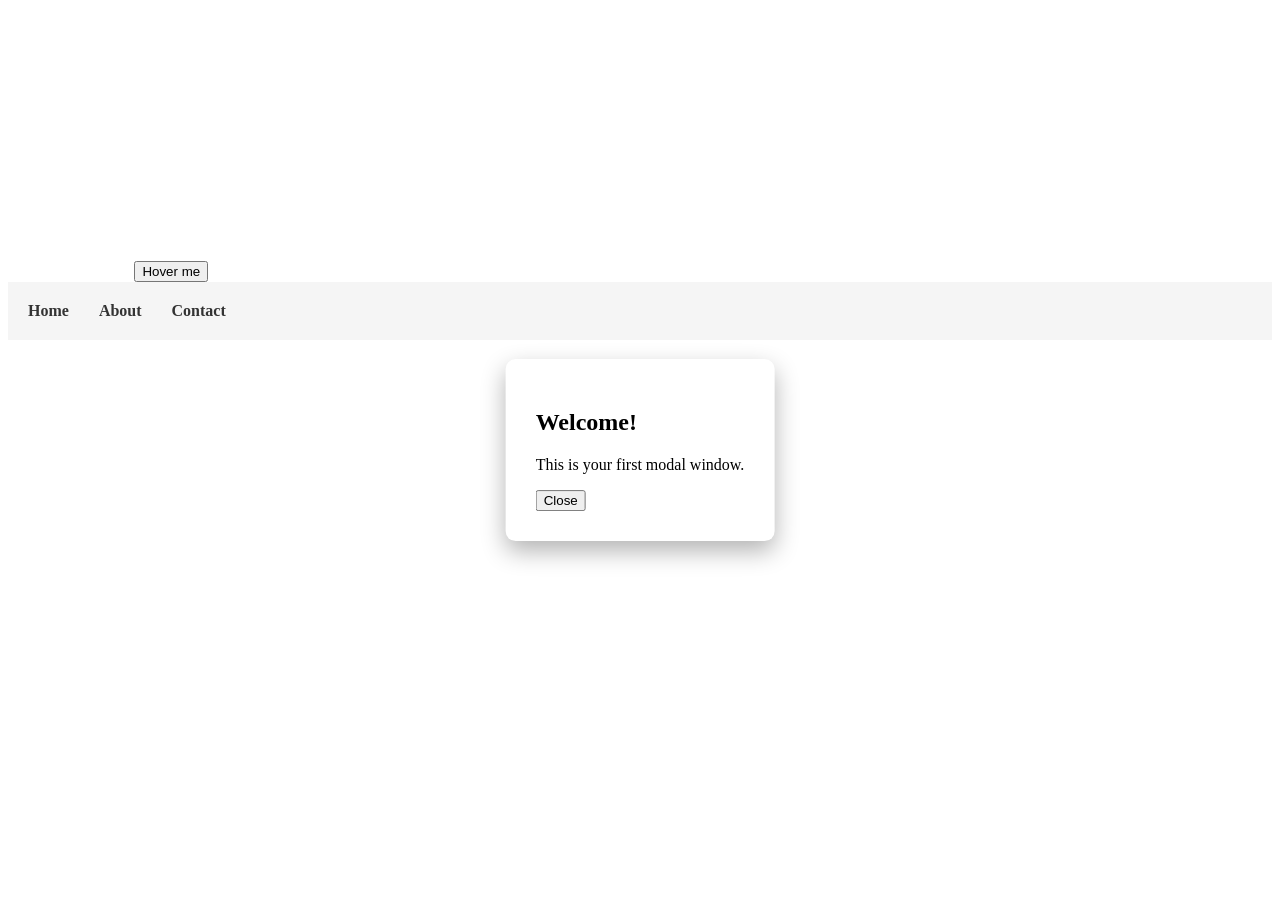
<file: Building UI Components/index.html>
<!DOCTYPE html>
<html lang="en">
<head>
    <meta charset="UTF-8">
    <title>Modal</title>
    <link rel="stylesheet" href="styles.css">
</head>

<div class="modal">
    <h2>Welcome!</h2>
    <p>This is your first modal window.</p>
    <button>Close</button>
</div>

<div class="tooltip-container">
    <button>Hover me</button>
    <span class="tooltip">I'm a tooltip!</span>
</div>

<nav class="menu">
    <a href="#">Home</a>
    <a href="#">About</a>
    <a href="#">Contact</a>
</nav>
</html>
</file>
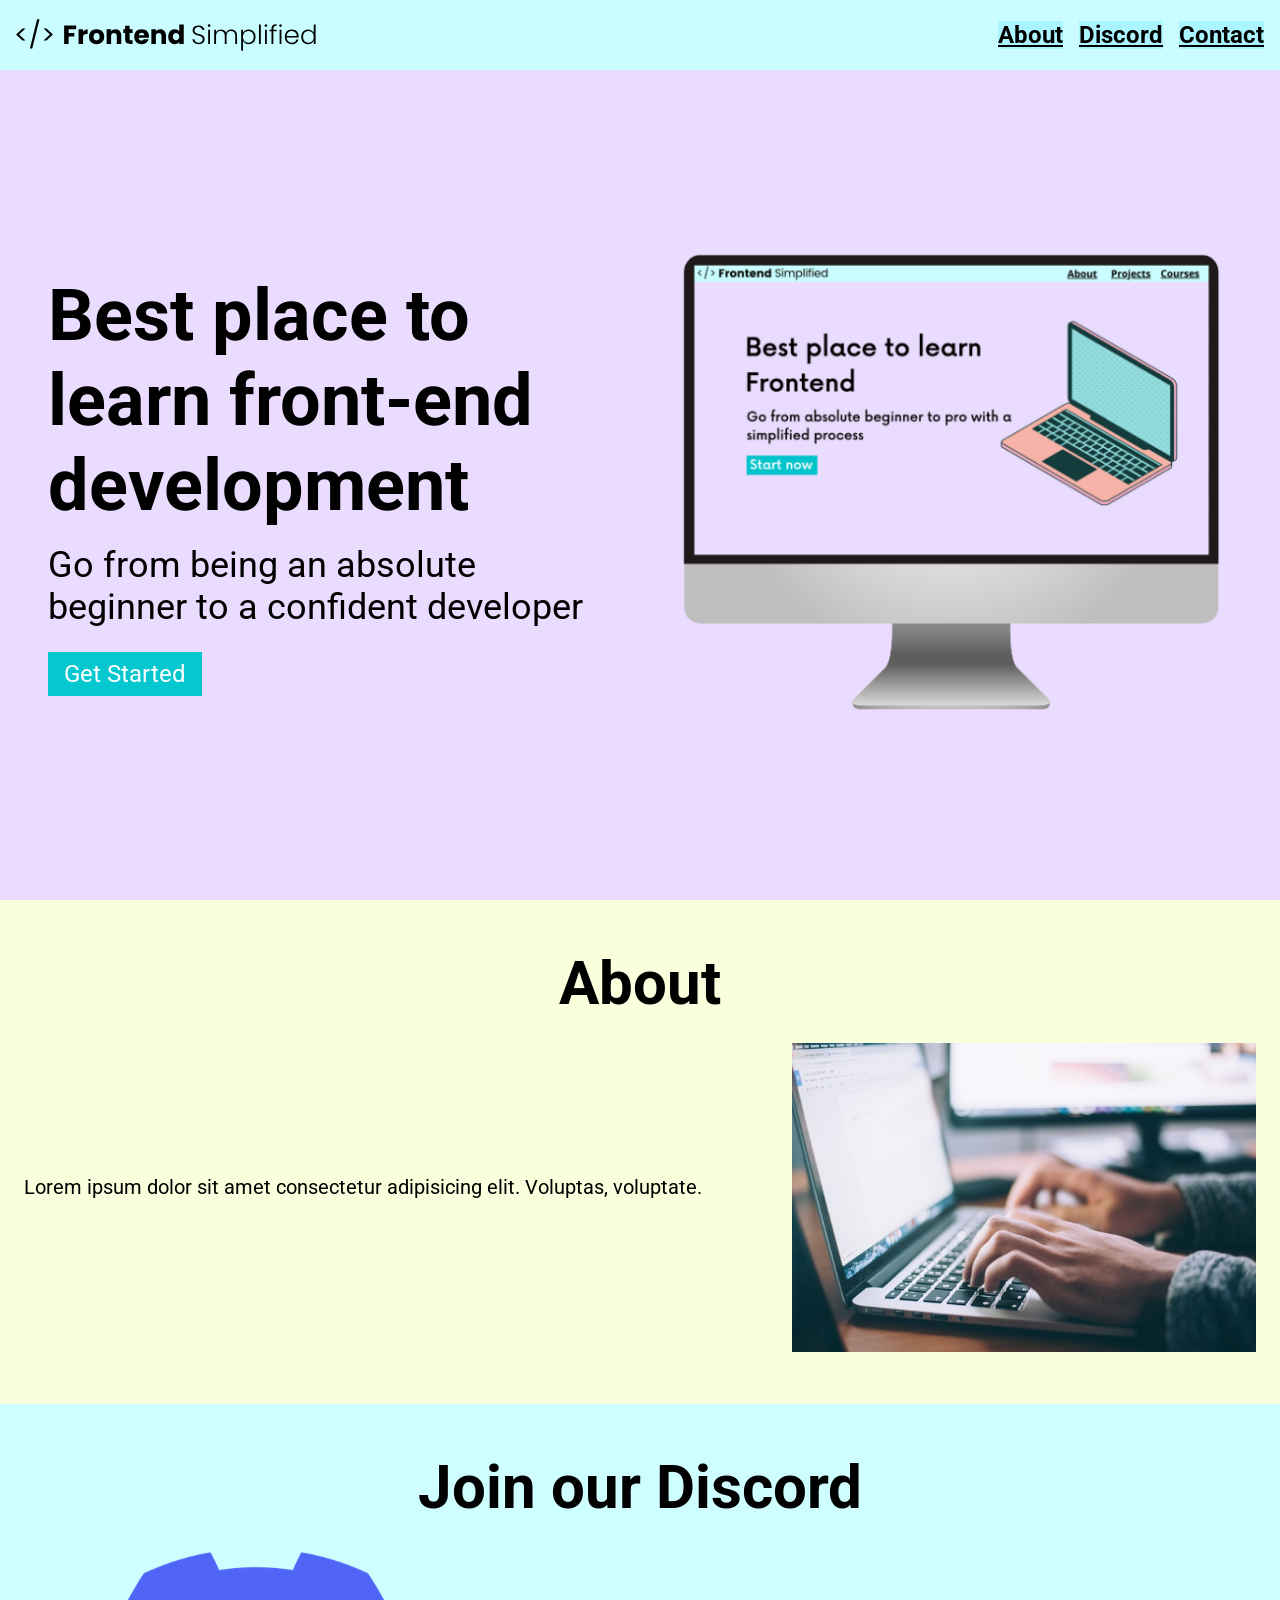
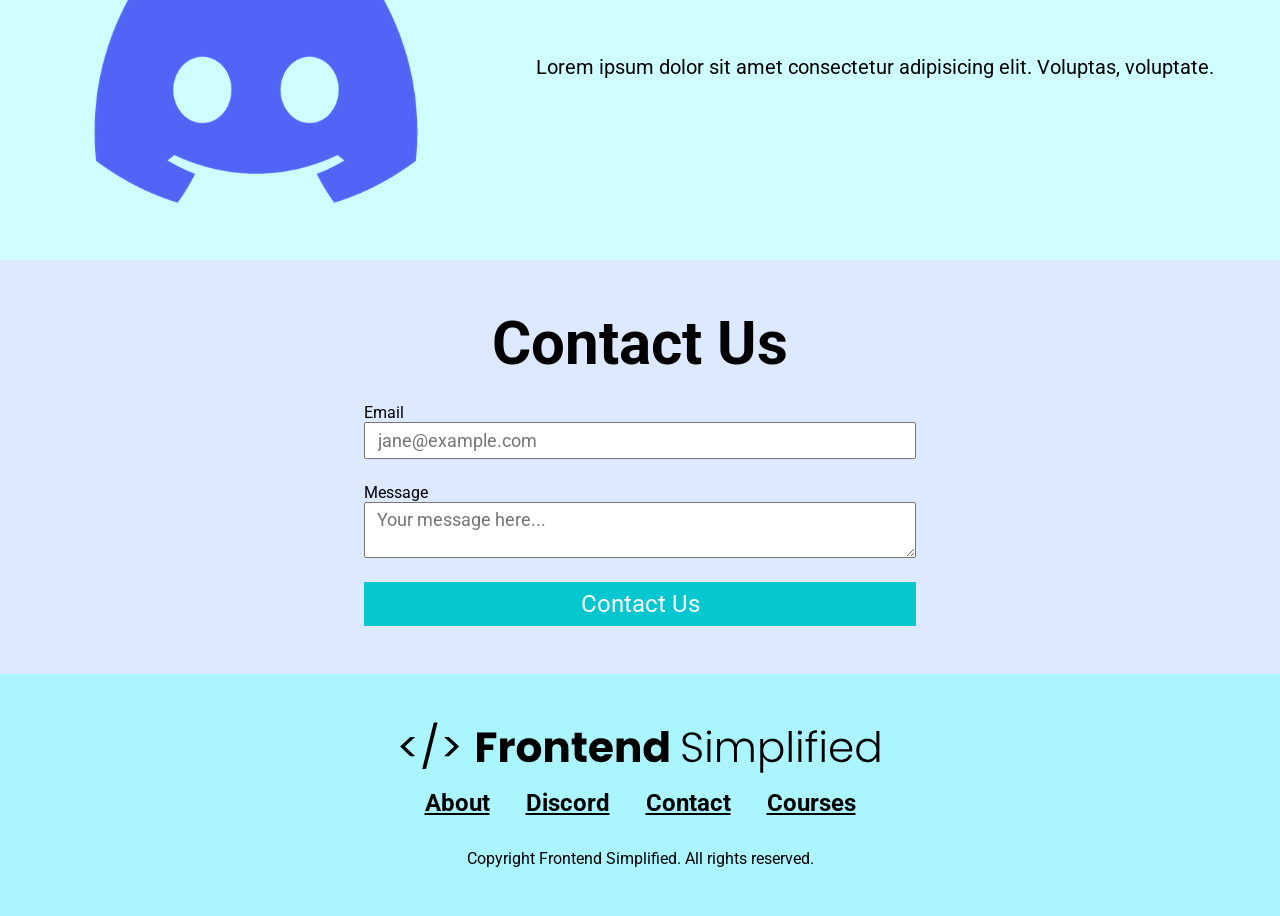
<file: HTML Tutorial/index.html>
<!doctype html>
<html lang="en">
  <head>
    <meta charset="UTF-8" />
    <meta name="viewport" content="width=device-width, initial-scale=1.0" />
    <title>Document</title>
    <link rel="stylesheet" href="styles.css" />
  </head>

  <body>
    <nav>
      <img src="HTML Practise Assets/FES.svg" class="logo" alt="FES Logo" />
      <ul>
        <li><a href="#about">About</a></li>
        <li><a href="#discord">Discord</a></li>
        <li><a href="#contact">Contact</a></li>
      </ul>
    </nav>

    <header>
      <div class="row">
        <div class="home__description">
          <h1>Best place to learn front-end development</h1>
          <p class="subheader">
            Go from being an absolute beginner to a confident developer
          </p>
          <button class="home__description--button">Get Started</button>
        </div>
        <figure class="home__image--wrapper">
          <img src="./HTML Practise Assets/laptop.png" alt="Laptop" />
        </figure>
      </div>
    </header>

    <main>
      <section id="about">
        <h2>About</h2>
        <div class="row">
          <div class="section__description">
            <div class="section__description--wrapper">
              <p class="section__description--para">
                Lorem ipsum dolor sit amet consectetur adipisicing elit.
                Voluptas, voluptate.
              </p>
            </div>

            <figure class="about__image--wrapper">
              <img src="./HTML Practise Assets/about.jpg" alt="About Image" />
            </figure>
          </div>
        </div>
      </section>

      <section id="discord">
        <h2>Join our Discord</h2>
        <div class="row">
          <div class="section__description">
            <figure class="about__image--wrapper">
              <img src="./HTML Practise Assets/discord.png" alt="Discord" />
            </figure>
            <div class="section__description--wrapper">
              <p class="section__description--para">
                Lorem ipsum dolor sit amet consectetur adipisicing elit.
                Voluptas, voluptate.
              </p>
            </div>
          </div>
        </div>
      </section>

      <section id="contact">
        <h2>Contact Us</h2>
        <form action="">
          <span>Email</span>
          <input type="email" placeholder="jane@example.com" />
          <span>Message</span>
          <textarea type="text" placeholder="Your message here..."></textarea>
          <button type="submit">Contact Us</button>
        </form>
      </section>
    </main>

    <footer>
      <img
        class="footer__logo"
        src="./HTML Practise Assets/FES.svg"
        alt="FES Logo"
      />
      <div class="footer__links">
        <a class="footer__link" href="#about">About</a>
        <a class="footer__link" href="#discord">Discord</a>
        <a class="footer__link" href="#contact">Contact</a>
        <a class="footer__link" href="">Courses</a>
      </div>
      <p>Copyright Frontend Simplified. All rights reserved.</p>
    </footer>
  </body>
</html>
</file>
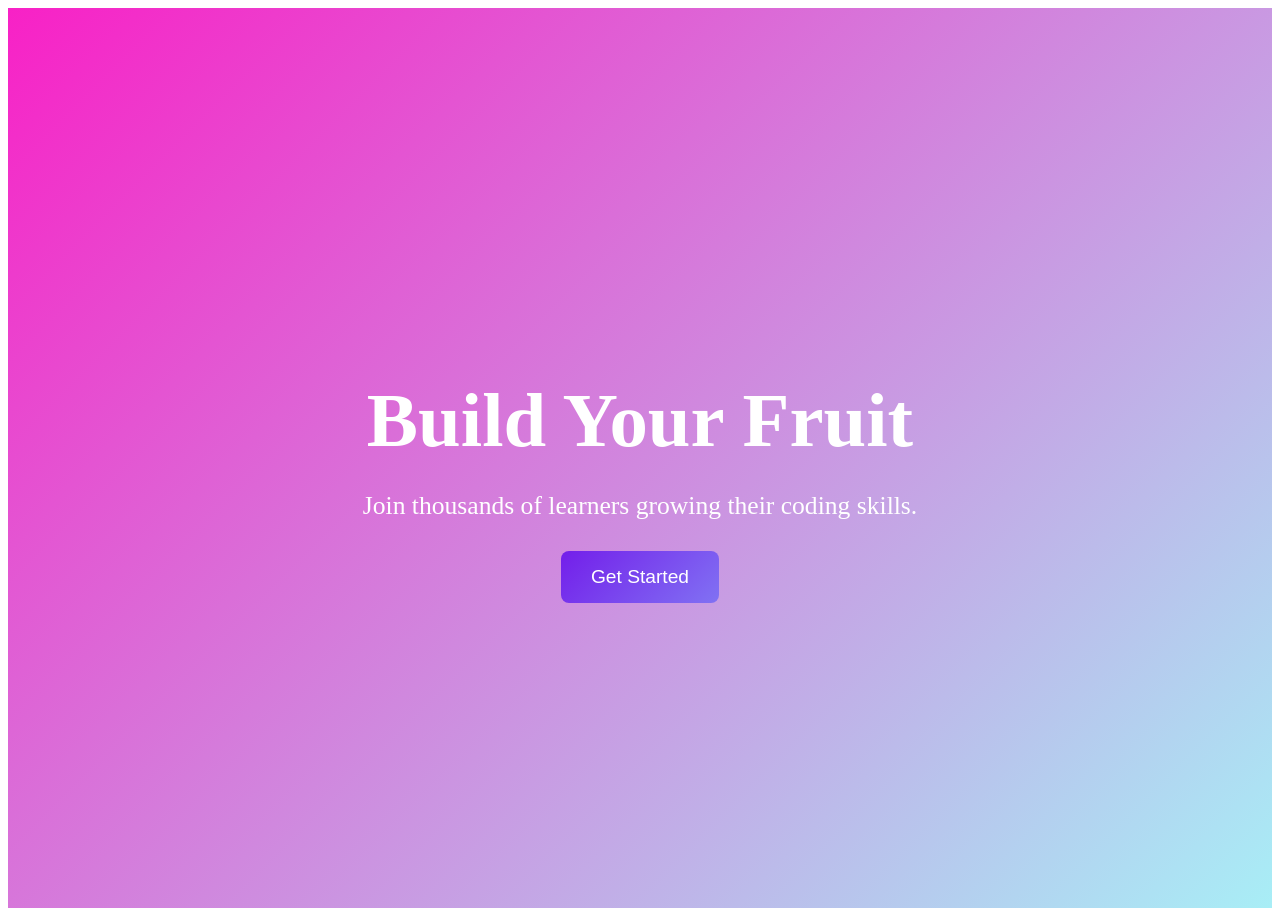
<file: Responsive Banner/index.html>
<!DOCTYPE html>
<html lang="en">
<head>
    <meta charset="UTF-8">
    <title>Responsive Banner</title>
    <link rel="stylesheet" href="styles.css">
</head>

</html>

<section class="banner">
    <div class="banner__content">
        <h1>Build Your Fruit</h1>
        <p>Join thousands of learners growing their coding skills.</p>
        <button>Get Started</button>
    </div>
</section>
</file>
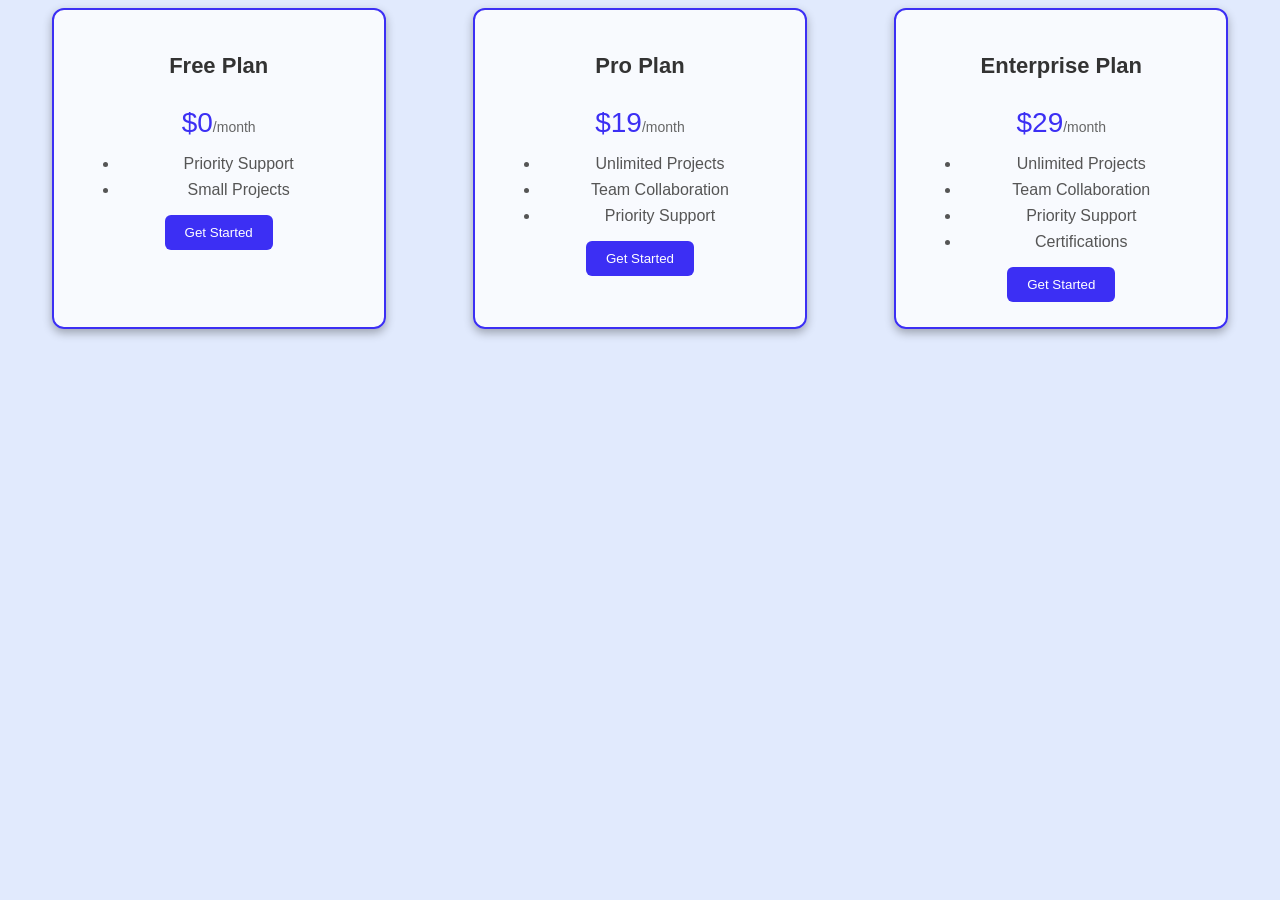
<file: Styled Component/index.html>
<!DOCTYPE html>
<html lang="en">
<head>
    <meta charset="UTF-8">
    <title>Price Plan Style Cards</title>
    <link rel="stylesheet" href="styles.css">
</head>

<div class="plan plan--highlighted">
    <h2 class="plan__title">Free Plan</h2>
    <p class="plan__price">$0<span>/month</span></p>

    <ul class="plan__features">
        <li class="plan__feature">Priority Support</li>
        <li class="plan__feature">Small Projects</li>
    </ul>

    <button class="plan__button">Get Started</button>
</div>

<div class="plan plan--highlighted">
    <h2 class="plan__title">Pro Plan</h2>
    <p class="plan__price">$19<span>/month</span></p>

    <ul class="plan__features">
        <li class="plan__feature">Unlimited Projects</li>
        <li class="plan__feature">Team Collaboration</li>
        <li class="plan__feature">Priority Support</li>
    </ul>

    <button class="plan__button">Get Started</button>
</div>

<div class="plan plan--highlighted">
    <h2 class="plan__title">Enterprise Plan</h2>
    <p class="plan__price">$29<span>/month</span></p>

    <ul class="plan__features">
        <li class="plan__feature">Unlimited Projects</li>
        <li class="plan__feature">Team Collaboration</li>
        <li class="plan__feature">Priority Support</li>
        <li class="plan__feature">Certifications</li>
    </ul>

    <button class="plan__button">Get Started</button>
</div>
</file>
<file: Building UI Components/styles.css>
.modal{
    position:fixed;
    top: 50%;
    left: 50%;
    transform: translate(-50%, -50%);
    background: white;
    padding: 30px;
    border-radius: 10px;
    box-shadow: 0 10px 25px rgba(0, 0, 0, 0.3);
    z-index: 1000;
}

.tooltip-container {
    position: relative;
    display: inline-block;
    margin-top: 20%;
    margin-left: 10%;
}

.tooltip {
    position: absolute;
    bottom: 130%;
    left: 50%;
    transform: translateX(-50%);
    background-color: black;
    color: white;
    padding: 6px 10px;
    border-radius: 6px;
    font-size: 13px;
    opacity: 0;
    pointer-events: none;
    transition: opacity 0.3s ease;
}

.tooltip-container:hover .tooltip {
    opacity: 1;
}


.menu {
    display: flex;
    justify-content: flex-start;
    gap: 30px;
    background: #f5f5f5;
    padding: 20px;
}

.menu a {
    position: relative;
    text-decoration: none;
    color: #333;
    font-weight: 600;
}

.menu a::after {
    content: "";
    position: absolute;
    left: 0;
    bottom: -5px;
    width: 0%;
    height: 2px;
    background: #333;
    transition: width 0.3s ease;
}

.menu a:hover::after {
    width: 100%;
}
</file>
<file: HTML Tutorial/styles.css>
@import url('https://fonts.googleapis.com/css2?family=Roboto:wght@400;500;700&display=swap');
* {
    margin: 0;
    padding: 0;
    box-sizing: border-box;
    font-family: "Roboto", serif;
}

nav {
    height: 70px;
    display: flex;
    justify-content: space-between;
    align-items: center;
    padding: 0 16px;
    background-color: #cafdff;
}

header {
    background-color: #eadcff;
    height: calc(100vh - 70px);
    padding: 24px;
    display: flex;
    align-items: center;
    justify-content: center;
}

.home__description {
    width: 50%;
    padding: 0 24px;
}

.home__image--wrapper {
    width: 50%;
    padding: 0 24px;
}

h1 {
    font-size: 72px;
}

.subheader {
    font-size: 36px;
    margin: 16px 0 24px 0;
}

button {
    background-color: #05c7cf;
    color: white;
    border: none;
    padding: 8px 16px;
    font-size: 24px;
    cursor: pointer;
}

a {
    color: black;
    font-size: 24px;
    font-weight: 700;
    background-color: #aaf5ff;
}

.logo {
    width: 300px;
}

ul {
    display: flex;
}

li {
    list-style-type: none;
    padding-left: 16px;
}

.row {
    width: 100%;
    max-width: 1300px;
    margin: 0 auto;
    display: flex;
    align-items: center;
    justify-content: center;
}

#about, #discord, #contact, footer{
    padding: 48px 0;

}

/*About Section*/


#about {    background-color: #f8ffdc;}
h2 {
   font-size: 60px;
   text-align: center;
   margin-bottom: 24px;

}

.section__description {
    display: flex;
    justify-content: center;
    align-items: center;
}

.about__image--wrapper {
    width: 40%;
    padding: 0 24px;
}

img {
    width: 100%;
}

.section__description--wrapper{
    width: 60%;
    padding: 0 24px;

}

.section__description--para {
    font-size: 20px;
    line-height: 1.5;
    margin-bottom: 24px;

}

/*Discord Section*/

#discord {
    background-color: #cefeff;
}

/*Contact Section*/

#contact {
    background-color: #dce9ff;

}

form {
    width: 100%;
    max-width: 600px;
    display: flex;
    flex-direction: column;
    margin: 0 auto;
    padding: 0 24px;
}

input, textarea {
    margin-bottom: 24px;
    font-size: 18px;
    padding: 6px 12px;
}

/*Footer Section*/

footer {
 background-color: #aaf5ff;  
 display: flex;
 flex-direction: column; 
 align-items: center;
}

.footer__logo {
    max-width: 480px;
    margin-bottom: 16px;
}

.footer__links {
    margin-bottom: 32px;
}

.footer__link {
    padding: 0 16px;
}
/* SMALL PHONES, TABLETS, AND LARGE SMARTPHONES */

@media (max-width: 728px) {
    .row {
        flex-direction: column;
    }

    .home__description {
        margin-bottom: 24px;
        display: flex;
        flex-direction: column;
        align-items: center;
        width: 100%;
    }

    .home__description--button {
        max-width: 240px;;
    }

    .home__image--wrapper {
        width: 100%;
        padding: 0 24px;
    }

    h1 {
        text-align: center;
        font-size: 40px;
    }

    .subheader {
        text-align: center;
        font-size: 18px;
    }

    ul {
        display: none;
    }

    .section__description {
        flex-direction: column;
    }

    .section__description--wrapper {
        width: 100%;
    }

    .about__image--wrapper {
        width: 100%;;
    }

    #discord .section__description {
        flex-direction: column-reverse
    }

    .logo {
        width: 160px;
    }

    footer {
        padding: 48px 24px;
    }

    .footer__logo {
        max-width: 360px;
    }
    .footer__link {
        padding: 0 4px;
        font-size: 18px;
    }

    .footer__links {
        margin-bottom: 16px;
    }
}
</file>
<file: Responsive Banner/styles.css>
/* Banner layout */
.banner {
    display: flex;
    justify-content: center;
    align-items: center;
    height: 100vh;
    background: linear-gradient(135deg, #f821c6, #a8eef6);
    color: white;
    text-align: center;
    animation: fadeUp 1s ease-out;
}

/* Banner Content */
.banner__content {
    max-width: 600px;
    padding: 0 5vw;
}

/*Text Styling */
.banner h1 {
    font-size: 6vw;
    margin-bottom: 20px;
}

.banner p {
    font-size: 2vw;
    margin-bottom: 30px;

}

/* Button */
.banner button {
    background: linear-gradient(135deg, #731eea, #8ec5fc);
    color: white;
    border: none;
    padding: 15px 30px;
    font-size: 1.2rem;
    border-radius: 8px;
    cursor: pointer;
    transition: transform 0.3s ease, background-color 0.3s ease;
    background-size: 200% 200%;
}

.banner button:hover {
    background-position: right center;
    /*background-color: #f2f2f2;*/
    transform: scale(1.05);
}

/* Animation */
@keyframes fadeUp {
    from {
        opacity: 0;
        transform: translateY(30px);
    }
    to {
        opacity: 1;
        transform: translateY(0);
    }
}
fadeOut {
    from {
        opacity: 1;
    }
    to {
        opacity: 0;
    }
}
.banner.fade-out {
    animation: fadeOut 0.5s forwards;
}


/* Responsive design */
@media (max-width: 768px) {
    .banner h1 {
        font-size: 8vw;
    }

    .banner p {
        font-size: 4vw;
    }

    .banner button {
        padding: 12px 24px;
        font-size: 1rem;
    }
}

@media (max-width: 480px) {
    .banner {
        flex-direction: column;
        padding: 10vh 5vh;
    }

    .banner h1 {
        font-size: 10vw;
    }

    .banner p {
        font-size: 5vw;
    }
}
</file>
<file: Styled Component/styles.css>
body {
    font-family: 'Segoe UI', sans-serif;
    background-color: #e1eafd;
    text-align: center;
    padding: px;
    display: flex;
}

.plan {
    background-color: rgba(255, 255, 255, 0.78);
    width: 280px;
    margin: 0 auto;
    padding: 25px;
    border-radius: 12px;
    box-shadow: 0 4px 10px rgba(0,0,0,0.3);
    transition: transform 0.3s ease;
}

.plan:hover {
    transform: scale(1.05);
}

.plan--highlighted {
    border: 2px solid #3c2ff4;
}

.plan__title {
    color: #333;
    font-size: 22px;
    margin-bottom: 10px;
}

.plan__price {
    font-size: 28px;
    color: #3c2ff4;
    margin-bottom: 15px;
}

.plan__price span {
    font-size: 14px;
    color: #666;
}

.plan__feature {
    margin: 8px 0;
    color: #555;
}

.plan__button {
    background-color: #3c2ff4;
    color: white;
    border: none;
    padding: 10px 20px;
    border-radius: 6px;
    cursor: pointer;
    transition: background-color 0.2s ease;
}

.plan__button:hover {
        background-color: #17135c;
        transform: scale(1.05);
}
</file>
